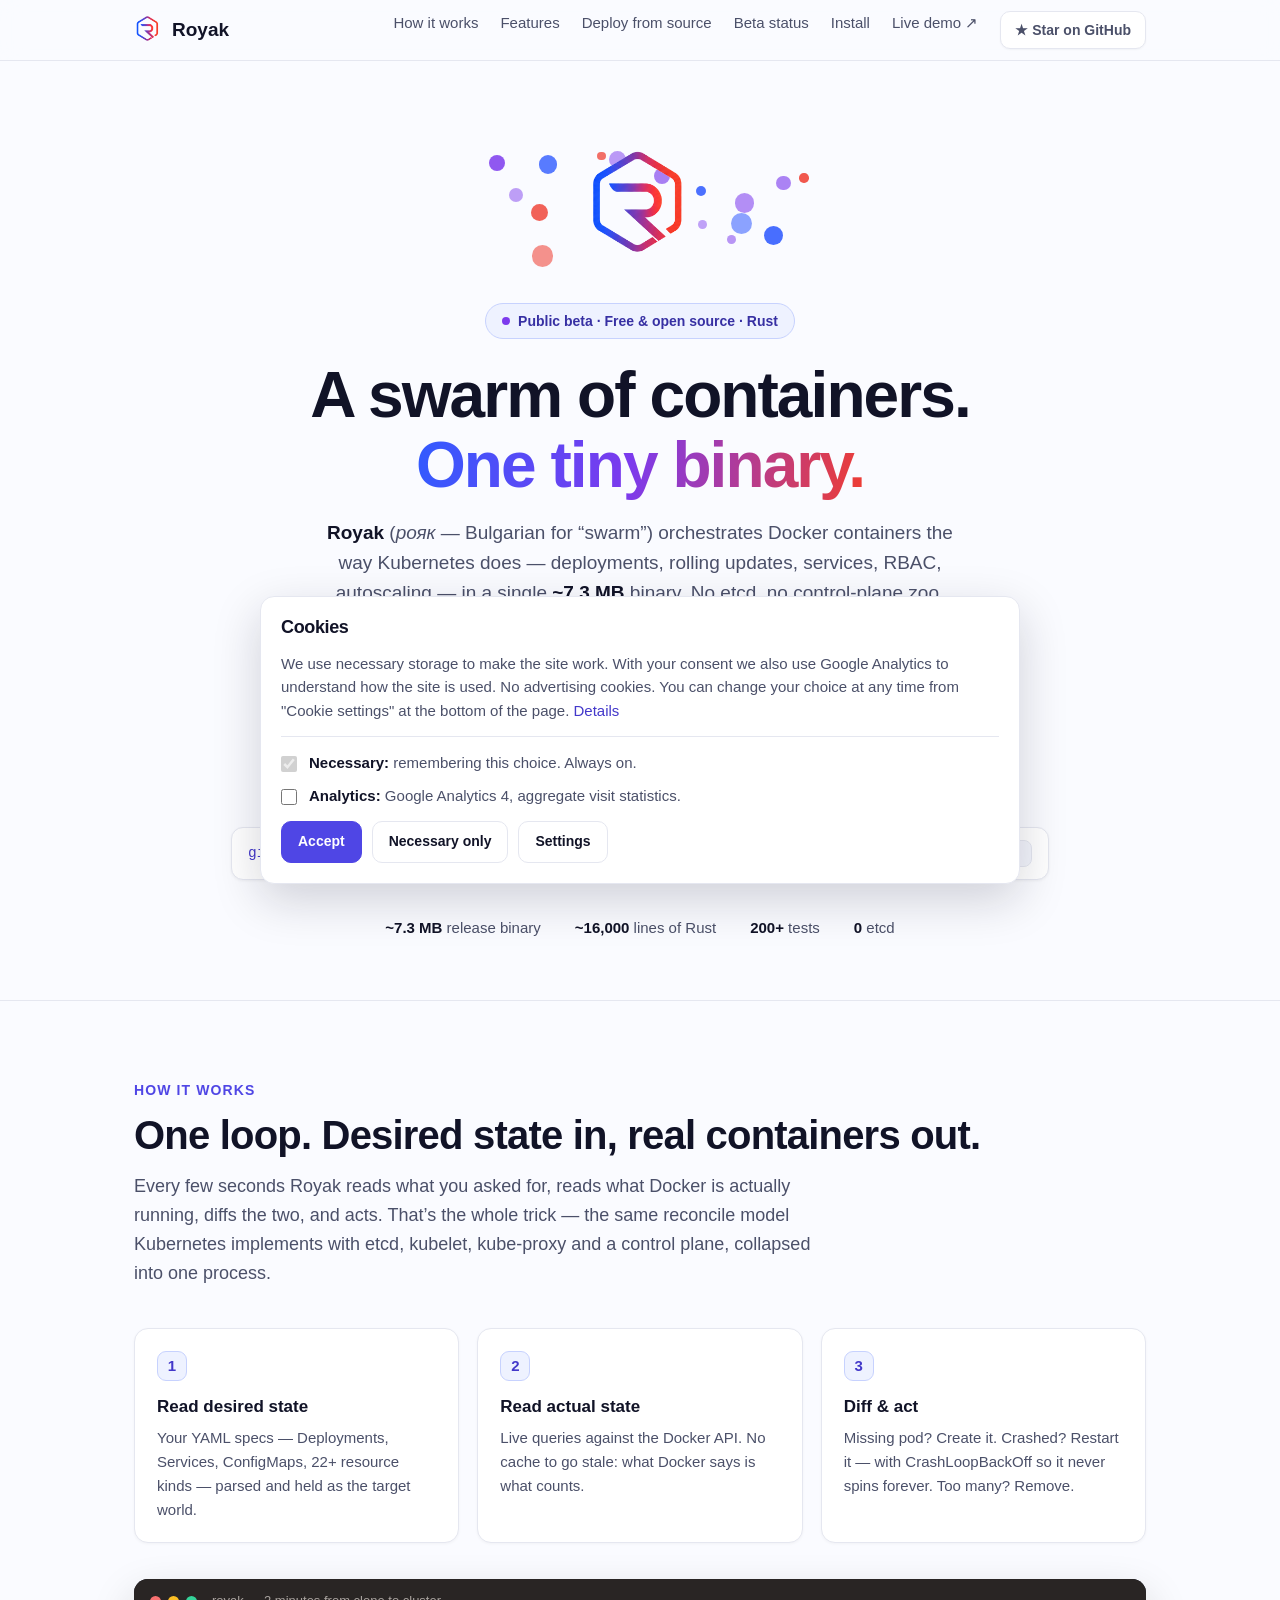
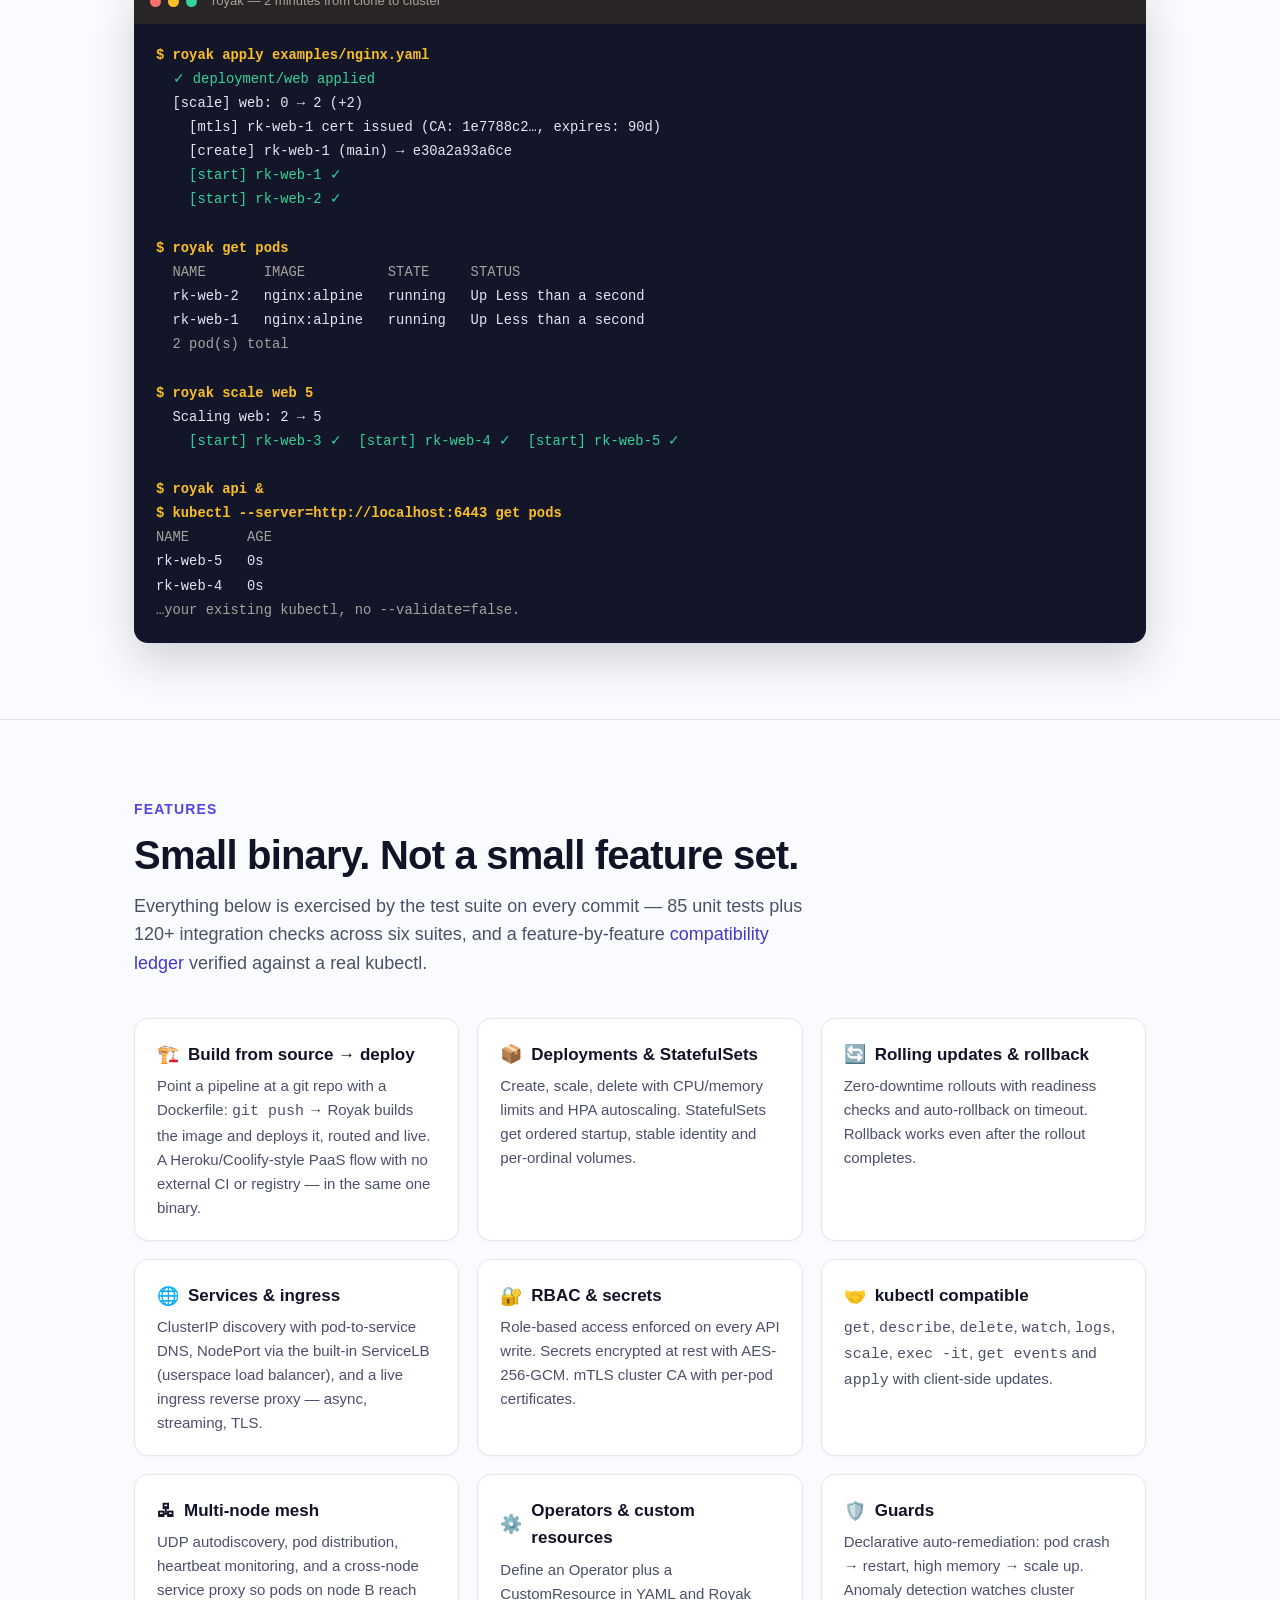
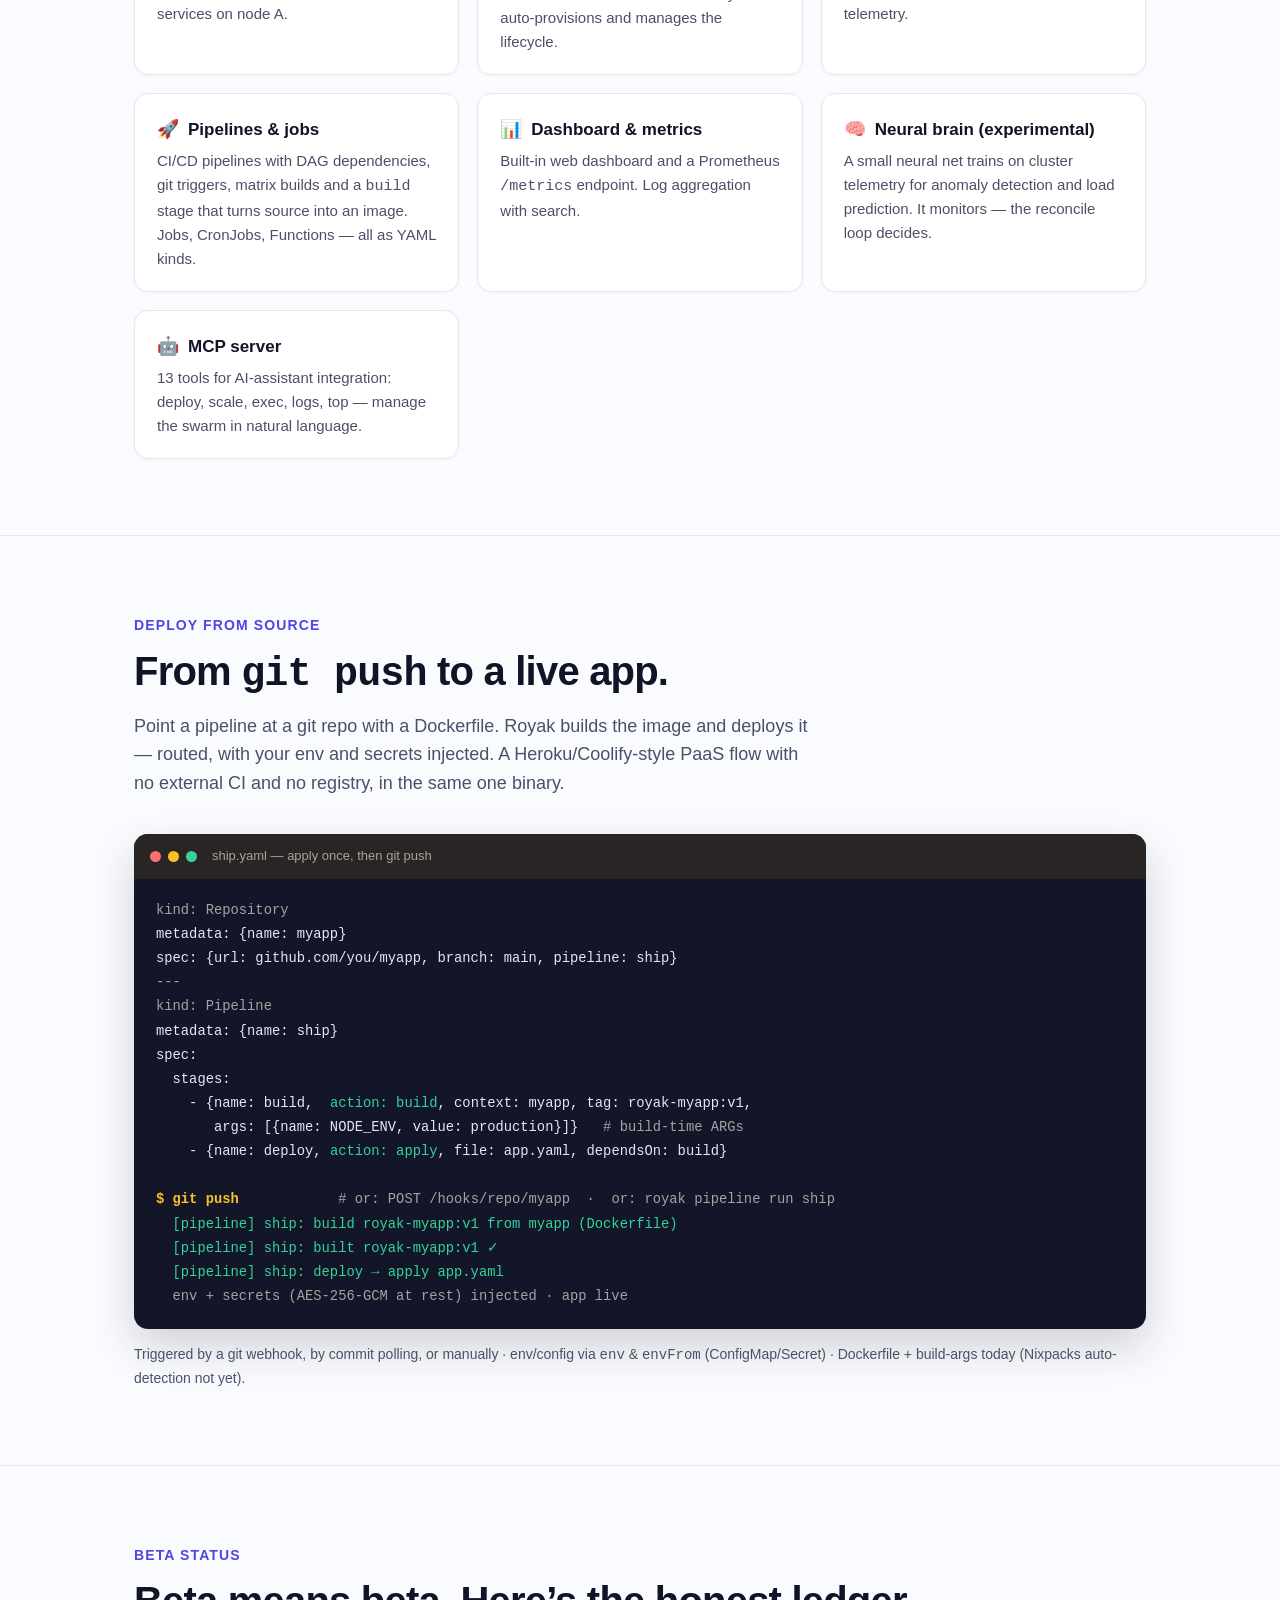
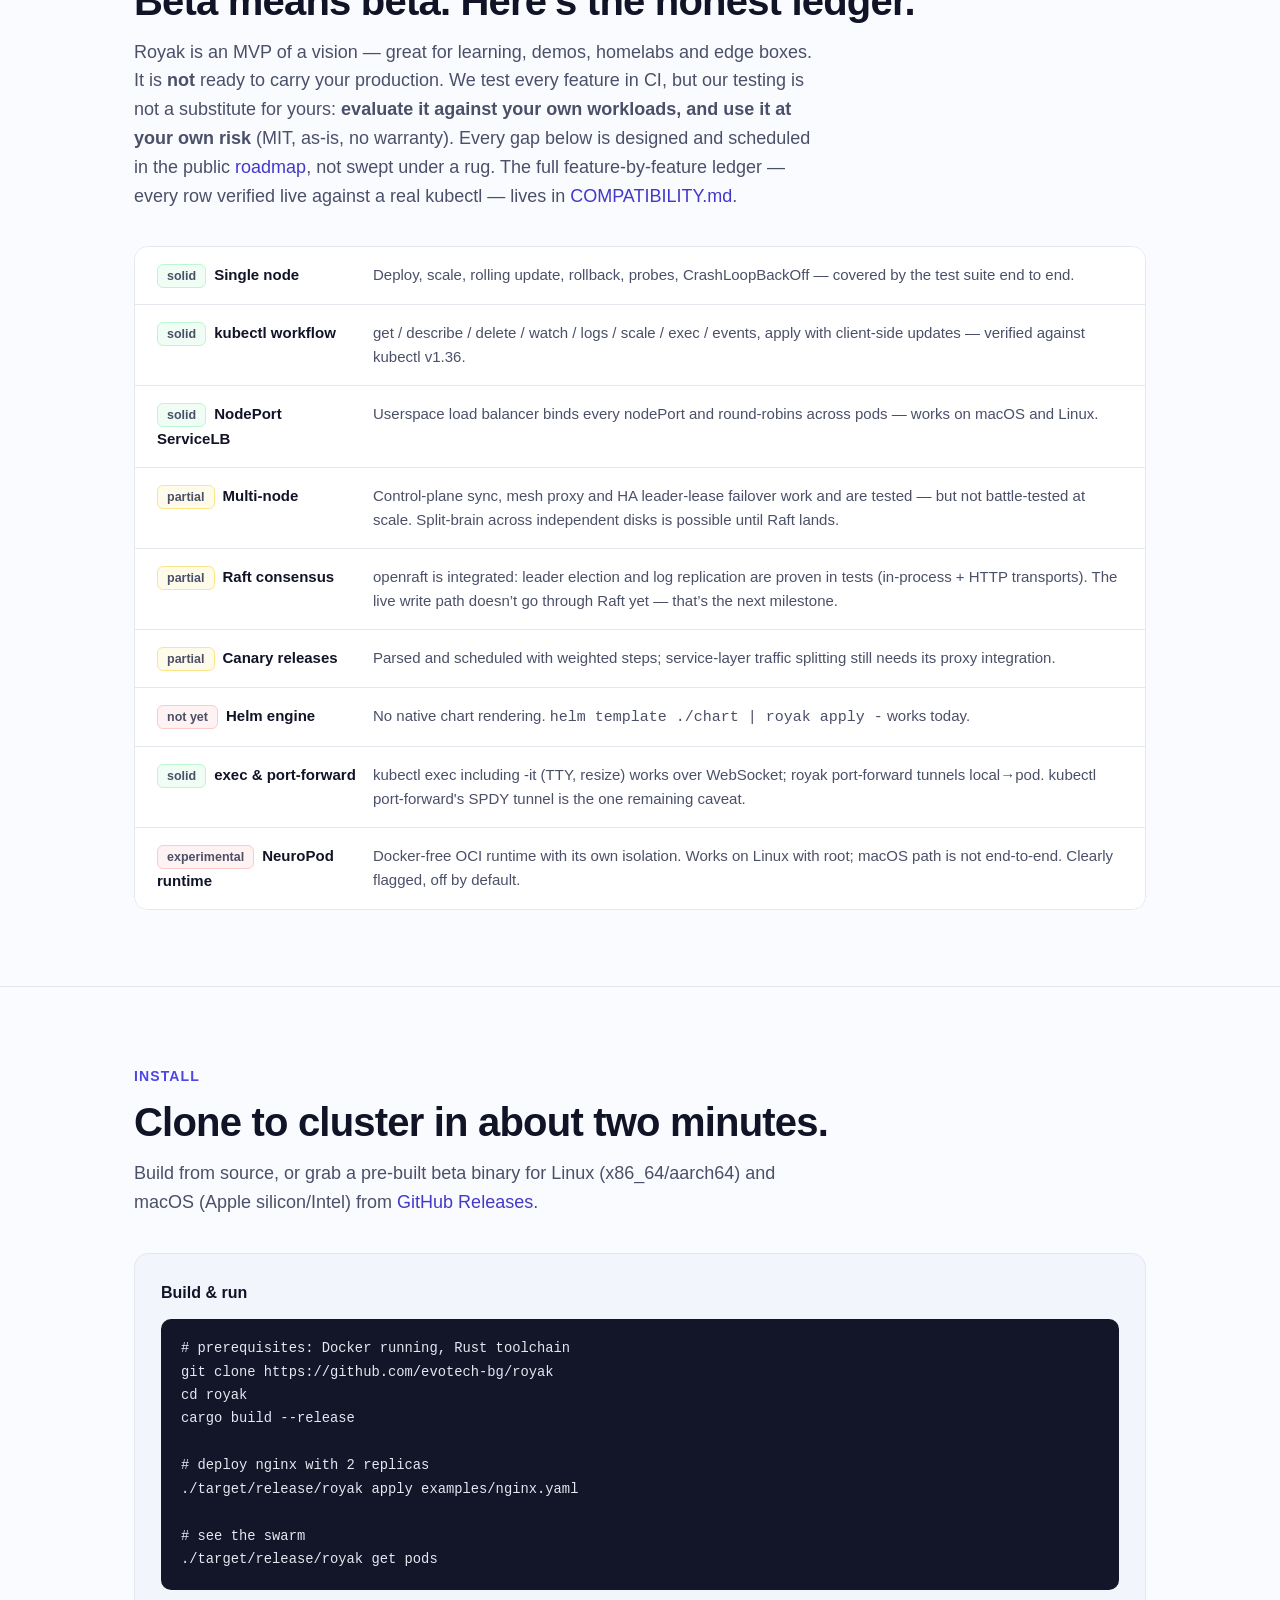
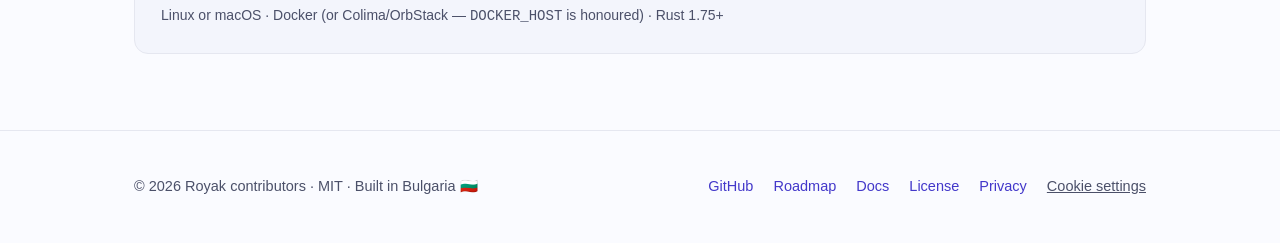
<file: docs/index.html>
<!doctype html>
<html lang="en">
<head>
<meta charset="UTF-8" />
<meta name="viewport" content="width=device-width, initial-scale=1.0" />
<title>Royak — a swarm of containers, one tiny binary</title>
<meta name="description" content="Royak is a container orchestrator in a single ~7.3 MB Rust binary. Deployments, rolling updates, services, RBAC, autoscaling and kubectl compatibility — without a control plane to babysit. Public beta." />
<meta property="og:title" content="Royak — a swarm of containers, one tiny binary" />
<meta property="og:description" content="Kubernetes-style orchestration in a single ~7.3 MB Rust binary. Public beta." />
<link rel="icon" type="image/png" href="./assets/royak-mark.png" />
<meta property="og:image" content="https://evotech-bg.github.io/royak/assets/royak-og.png" />
<style>
:root{
  --bg:#fafbff; --bg2:#f3f5fc; --ink:#111327; --ink2:#4b5069; --ink3:#9aa0b5;
  --line:#e5e7f0; --amber:#4f46e5; --amber2:#4338ca; --honey:#ef3d31;
  --brand-blue:#315bff; --brand-purple:#7c3aed; --brand-red:#ef3d31;
  --card:#ffffff; --term-bg:#131629; --term-ink:#e5e7f0; --ok:#16a34a;
  --radius:14px;
}
*{margin:0;padding:0;box-sizing:border-box}
html{scroll-behavior:smooth}
body{font-family:-apple-system,BlinkMacSystemFont,"Segoe UI",Roboto,Helvetica,Arial,sans-serif;
  background:var(--bg);color:var(--ink);line-height:1.6;-webkit-font-smoothing:antialiased}
a{color:var(--amber2);text-decoration:none}
a:hover{text-decoration:underline}
code,pre,.mono{font-family:ui-monospace,SFMono-Regular,Menlo,Consolas,monospace}
.wrap{max-width:1060px;margin:0 auto;padding:0 24px}

/* ── nav ── */
nav{position:sticky;top:0;z-index:50;background:rgba(250,251,255,.85);backdrop-filter:blur(12px);
  border-bottom:1px solid var(--line)}
.nav-in{display:flex;align-items:center;gap:26px;height:60px}
.brand{display:flex;align-items:center;gap:10px;font-weight:700;font-size:19px;color:var(--ink)}
.brand:hover{text-decoration:none}
.brand svg{width:26px;height:26px}
.nav-links{display:flex;gap:22px;margin-left:auto;font-size:15px}
.nav-links a{color:var(--ink2)}
.nav-links a:hover{color:var(--ink);text-decoration:none}
.gh-btn{display:inline-flex;align-items:center;gap:7px;border:1px solid var(--line);
  border-radius:10px;padding:7px 14px;font-size:14px;font-weight:600;color:var(--ink);
  background:var(--card);box-shadow:0 1px 2px rgba(0,0,0,.04)}
.gh-btn:hover{text-decoration:none;border-color:var(--ink3)}
@media(max-width:720px){.nav-links a:not(.gh-btn){display:none}}

/* ── hero ── */
.hero{text-align:center;padding:72px 0 60px;position:relative;overflow:hidden}
.swarm{position:relative;height:150px;margin:0 auto 20px;width:min(420px,90%)}
.dot{position:absolute;border-radius:50%;background:var(--brand-purple);opacity:.9;
  animation:drift var(--t,9s) ease-in-out infinite alternate}
.dot:nth-child(3n){background:var(--brand-blue)}
.dot:nth-child(4n){background:var(--brand-red)}
.hero-mark{position:absolute;left:50%;top:50%;transform:translate(-50%,-50%);height:132px;z-index:2}
@keyframes drift{
  0%{transform:translate(0,0) scale(1)}
  50%{transform:translate(var(--dx,20px),var(--dy,-14px)) scale(1.12)}
  100%{transform:translate(calc(var(--dx,20px)*-.6),calc(var(--dy,-14px)*-.8)) scale(.95)}
}
@media(prefers-reduced-motion:reduce){.dot{animation:none}}
.badge{display:inline-flex;align-items:center;gap:8px;border:1px solid #c7d2fe;
  background:#eef2ff;color:#3730a3;border-radius:999px;padding:6px 16px;font-size:14px;font-weight:600}
.badge .pulse{width:8px;height:8px;border-radius:50%;background:var(--brand-purple);
  box-shadow:0 0 0 0 rgba(124,58,237,.5);animation:pulse 2s infinite}
@keyframes pulse{70%{box-shadow:0 0 0 8px rgba(124,58,237,0)}100%{box-shadow:0 0 0 0 rgba(124,58,237,0)}}
h1{font-size:clamp(38px,6.5vw,64px);line-height:1.08;letter-spacing:-.03em;font-weight:800;margin:22px 0 18px}
h1 .accent{background:linear-gradient(100deg,var(--brand-blue) 0%,var(--brand-purple) 48%,var(--brand-red) 100%);
  -webkit-background-clip:text;background-clip:text;color:transparent}
.sub{max-width:640px;margin:0 auto 30px;font-size:19px;color:var(--ink2)}
.sub b{color:var(--ink)}
.ctas{display:flex;gap:14px;justify-content:center;flex-wrap:wrap;margin-bottom:26px}
.btn{display:inline-flex;align-items:center;gap:9px;border-radius:12px;padding:13px 26px;
  font-size:16px;font-weight:650;transition:transform .12s ease}
.btn:hover{text-decoration:none;transform:translateY(-1px)}
.btn-primary{background:var(--amber);color:#fff;box-shadow:0 6px 18px rgba(79,70,229,.28)}
.btn-primary:hover{background:var(--amber2)}
.btn-ghost{background:var(--card);color:var(--ink);border:1px solid var(--line)}
.install-line{display:inline-flex;align-items:center;gap:12px;background:var(--card);
  border:1px solid var(--line);border-radius:12px;padding:12px 16px;font-size:14.5px;
  box-shadow:0 1px 3px rgba(0,0,0,.05);max-width:100%;overflow-x:auto}
.install-line code{color:var(--amber2);white-space:nowrap}
.copy-btn{border:1px solid var(--line);background:var(--bg2);border-radius:8px;
  padding:5px 12px;font-size:13px;font-weight:600;cursor:pointer;color:var(--ink2)}
.copy-btn:hover{color:var(--ink)}
.stats{display:flex;gap:10px 34px;justify-content:center;flex-wrap:wrap;margin-top:36px;
  color:var(--ink2);font-size:15px}
.stats b{color:var(--ink)}

/* ── sections ── */
section{padding:76px 0;border-top:1px solid var(--line)}
.kicker{font-size:14px;font-weight:700;letter-spacing:.08em;text-transform:uppercase;color:var(--amber)}
h2{font-size:clamp(28px,4vw,40px);letter-spacing:-.02em;line-height:1.15;margin:10px 0 14px;font-weight:750}
.lead{font-size:18px;color:var(--ink2);max-width:680px}
.grid{display:grid;gap:18px;margin-top:40px}
.g3{grid-template-columns:repeat(3,1fr)}
.g2{grid-template-columns:repeat(2,1fr)}
@media(max-width:860px){.g3{grid-template-columns:repeat(2,1fr)}}
@media(max-width:600px){.g3,.g2{grid-template-columns:1fr}}
.card{background:var(--card);border:1px solid var(--line);border-radius:var(--radius);
  padding:22px 22px 20px;box-shadow:0 1px 3px rgba(0,0,0,.04)}
.card h3{font-size:17px;margin-bottom:6px;display:flex;align-items:center;gap:9px}
.card p{font-size:15px;color:var(--ink2)}
.card .ico{font-size:18px;line-height:1}
.step-num{display:inline-flex;align-items:center;justify-content:center;width:30px;height:30px;
  border-radius:9px;background:#eef2ff;border:1px solid #c7d2fe;color:var(--amber2);
  font-weight:700;font-size:15px;margin-bottom:12px}

/* ── terminal ── */
.term{background:var(--term-bg);border-radius:var(--radius);overflow:hidden;margin-top:36px;
  box-shadow:0 18px 44px rgba(28,25,23,.18)}
.term-bar{display:flex;align-items:center;gap:7px;padding:12px 16px;background:#292524}
.term-bar i{width:11px;height:11px;border-radius:50%;display:block}
.term-bar i:nth-child(1){background:#f87171}.term-bar i:nth-child(2){background:#fbbf24}.term-bar i:nth-child(3){background:#34d399}
.term-bar span{margin-left:8px;color:#a8a29e;font-size:13px}
.term pre{padding:20px 22px;overflow-x:auto;font-size:13.8px;line-height:1.75;color:var(--term-ink)}
.t-cmd{color:#fbbf24;font-weight:600}
.t-dim{color:#a8a29e}
.t-ok{color:#34d399}

/* ── honesty table ── */
.truth{margin-top:36px;border:1px solid var(--line);border-radius:var(--radius);overflow:hidden}
.truth-row{display:grid;grid-template-columns:200px 1fr;gap:16px;padding:16px 22px;
  background:var(--card);border-top:1px solid var(--line);font-size:15px}
.truth-row:first-child{border-top:none}
.truth-row b{color:var(--ink)}
.truth-row span{color:var(--ink2)}
.tag{display:inline-block;border-radius:6px;padding:1px 9px;font-size:12.5px;font-weight:700;margin-right:8px}
.tag-yes{background:#f0fdf4;color:#15803d;border:1px solid #bbf7d0}
.tag-part{background:#fffbeb;color:#b45309;border:1px solid #fde68a}
.tag-no{background:#fef2f2;color:#b91c1c;border:1px solid #fecaca}
@media(max-width:640px){.truth-row{grid-template-columns:1fr;gap:4px}}

/* ── install ── */
.install-block{background:var(--bg2);border:1px solid var(--line);border-radius:var(--radius);
  padding:26px;margin-top:36px}
.install-block pre{background:var(--term-bg);color:var(--term-ink);border-radius:10px;
  padding:18px 20px;font-size:13.8px;line-height:1.7;overflow-x:auto;margin-top:14px}
.req{font-size:14px;color:var(--ink2);margin-top:14px}

/* ── footer ── */
footer{border-top:1px solid var(--line);padding:44px 0 56px;color:var(--ink2);font-size:14.5px}
.foot-in{display:flex;gap:24px;flex-wrap:wrap;align-items:center;justify-content:space-between}
.foot-links{display:flex;gap:20px;flex-wrap:wrap}
/* cookie consent */
.cc{position:fixed;left:0;right:0;bottom:0;z-index:100;padding:0 max(16px,env(safe-area-inset-right,0px)) calc(16px + env(safe-area-inset-bottom,0px)) max(16px,env(safe-area-inset-left,0px))}
.cc-box{max-width:760px;margin:0 auto;background:#fff;color:#111327;border:1px solid #e5e7f0;border-radius:14px;padding:20px;display:grid;gap:14px;box-shadow:0 16px 48px rgba(17,19,39,.18);font-size:15px;line-height:1.55}
.cc-box h2{font-size:18px;margin:0}
.cc-box p{margin:0;color:#4b5069}
.cc-box a{color:#4338ca}
.cc-actions{display:flex;flex-wrap:wrap;gap:10px}
.cc-actions button{font:inherit;font-size:14px;font-weight:600;border-radius:10px;padding:9px 16px;cursor:pointer;border:1px solid #e5e7f0;background:#fff;color:#111327}
.cc-actions button.primary{background:#4f46e5;border-color:#4f46e5;color:#fff}
.cc-actions button:focus-visible,.cc-opt input:focus-visible,.cc-link:focus-visible{outline:2px solid #4f46e5;outline-offset:2px}
.cc-prefs{display:grid;gap:10px;border-top:1px solid #e5e7f0;padding-top:14px}
.cc-opt{display:flex;gap:12px;align-items:flex-start;color:#4b5069}
.cc-opt input{margin-top:5px;accent-color:#4f46e5;width:16px;height:16px}
.cc-opt b{color:#111327}
.cc-link{background:none;border:0;padding:0;font:inherit;color:inherit;text-decoration:underline;cursor:pointer}
</style>
<script>
// Consent Mode v2: everything denied until the visitor chooses; gtag.js loads only after "analytics" consent.
window.dataLayer=window.dataLayer||[];function gtag(){dataLayer.push(arguments);}
gtag('consent','default',{ad_storage:'denied',ad_user_data:'denied',ad_personalization:'denied',analytics_storage:'denied',functionality_storage:'granted',security_storage:'granted',wait_for_update:500});
window.GA_ID='G-0N668G2F56'; /* GA4 property royak.io (Evo Tech account) */
</script>
</head>
<body id="top">

<nav>
  <div class="wrap nav-in">
    <a class="brand" href="#top">
      <img src="./assets/royak-mark.png" alt="" width="28" style="height:auto" />
      Royak
    </a>
    <div class="nav-links">
      <a href="#how">How it works</a>
      <a href="#features">Features</a>
      <a href="#deploy">Deploy from source</a>
      <a href="#beta">Beta status</a>
      <a href="#install">Install</a>
      <a href="https://demo.royak.io" target="_blank" rel="noopener">Live demo&nbsp;↗</a>
      <a class="gh-btn" href="https://github.com/evotech-bg/royak">★ Star on GitHub</a>
    </div>
  </div>
</nav>

<header class="hero">
  <div class="wrap">
    <div class="swarm" id="swarm" aria-hidden="true"><img class="hero-mark" src="./assets/royak-mark.png" alt="" /></div>
    <span class="badge"><span class="pulse"></span> Public beta · Free &amp; open source · Rust</span>
    <h1>A swarm of containers.<br /><span class="accent">One tiny binary.</span></h1>
    <p class="sub"><b>Royak</b> (<i>рояк</i> — Bulgarian for “swarm”) orchestrates Docker containers the way
    Kubernetes does — deployments, rolling updates, services, RBAC, autoscaling — in a single
    <b>~7.3&nbsp;MB</b> binary. No etcd, no control-plane zoo, nothing to babysit.</p>
    <div class="ctas">
      <a class="btn btn-primary" href="https://demo.royak.io" target="_blank" rel="noopener">▶ Watch the live cluster</a>
      <a class="btn btn-ghost" href="https://github.com/evotech-bg/royak">View on GitHub</a>
      <a class="btn btn-ghost" href="#install">Install from source</a>
    </div>
    <p class="sub" style="margin-top:14px;font-size:15px"><b>demo.royak.io</b> — a real 2-node Royak cluster running
      this very stack: a chaos monkey kills a pod every&nbsp;~20s and you watch it self-heal, live.</p>
    <div class="install-line">
      <code id="install-cmd">git clone https://github.com/evotech-bg/royak && cd royak && cargo build --release</code>
      <button class="copy-btn" onclick="copyCmd()" id="copybtn">Copy</button>
    </div>
    <div class="stats">
      <span><b>~7.3 MB</b> release binary</span>
      <span><b>~16,000</b> lines of Rust</span>
      <span><b>200+</b> tests</span>
      <span><b>0</b> etcd</span>
    </div>
  </div>
</header>

<section id="how">
  <div class="wrap">
    <span class="kicker">How it works</span>
    <h2>One loop. Desired state in, real containers out.</h2>
    <p class="lead">Every few seconds Royak reads what you asked for, reads what Docker is actually
    running, diffs the two, and acts. That’s the whole trick — the same reconcile model Kubernetes
    implements with etcd, kubelet, kube-proxy and a control plane, collapsed into one process.</p>
    <div class="grid g3">
      <div class="card"><span class="step-num">1</span><h3>Read desired state</h3><p>Your YAML specs — Deployments, Services, ConfigMaps, 22+ resource kinds — parsed and held as the target world.</p></div>
      <div class="card"><span class="step-num">2</span><h3>Read actual state</h3><p>Live queries against the Docker API. No cache to go stale: what Docker says is what counts.</p></div>
      <div class="card"><span class="step-num">3</span><h3>Diff &amp; act</h3><p>Missing pod? Create it. Crashed? Restart it — with CrashLoopBackOff so it never spins forever. Too many? Remove.</p></div>
    </div>
    <div class="term">
      <div class="term-bar"><i></i><i></i><i></i><span>royak — 2 minutes from clone to cluster</span></div>
      <pre><span class="t-cmd">$ royak apply examples/nginx.yaml</span>
<span class="t-ok">  ✓ deployment/web applied</span>
  [scale] web: 0 → 2 (+2)
    [mtls] rk-web-1 cert issued (CA: 1e7788c2…, expires: 90d)
    [create] rk-web-1 (main) → e30a2a93a6ce
<span class="t-ok">    [start] rk-web-1 ✓</span>
<span class="t-ok">    [start] rk-web-2 ✓</span>

<span class="t-cmd">$ royak get pods</span>
<span class="t-dim">  NAME       IMAGE          STATE     STATUS</span>
  rk-web-2   nginx:alpine   running   Up Less than a second
  rk-web-1   nginx:alpine   running   Up Less than a second
<span class="t-dim">  2 pod(s) total</span>

<span class="t-cmd">$ royak scale web 5</span>
  Scaling web: 2 → 5
<span class="t-ok">    [start] rk-web-3 ✓  [start] rk-web-4 ✓  [start] rk-web-5 ✓</span>

<span class="t-cmd">$ royak api &amp;</span>
<span class="t-cmd">$ kubectl --server=http://localhost:6443 get pods</span>
<span class="t-dim">NAME       AGE</span>
rk-web-5   0s
rk-web-4   0s
<span class="t-dim">…your existing kubectl, no --validate=false.</span></pre>
    </div>
  </div>
</section>

<section id="features">
  <div class="wrap">
    <span class="kicker">Features</span>
    <h2>Small binary. Not a small feature set.</h2>
    <p class="lead">Everything below is exercised by the test suite on every commit — 85 unit tests
    plus 120+ integration checks across six suites, and a feature-by-feature
    <a href="https://github.com/evotech-bg/royak/blob/main/COMPATIBILITY.md">compatibility ledger</a>
    verified against a real kubectl.</p>
    <div class="grid g3">
      <div class="card"><h3><span class="ico">🏗️</span>Build from source → deploy</h3><p>Point a pipeline at a git repo with a Dockerfile: <code>git push</code> → Royak builds the image and deploys it, routed and live. A Heroku/Coolify-style PaaS flow with no external CI or registry — in the same one binary.</p></div>
      <div class="card"><h3><span class="ico">📦</span>Deployments &amp; StatefulSets</h3><p>Create, scale, delete with CPU/memory limits and HPA autoscaling. StatefulSets get ordered startup, stable identity and per-ordinal volumes.</p></div>
      <div class="card"><h3><span class="ico">🔄</span>Rolling updates &amp; rollback</h3><p>Zero-downtime rollouts with readiness checks and auto-rollback on timeout. Rollback works even after the rollout completes.</p></div>
      <div class="card"><h3><span class="ico">🌐</span>Services &amp; ingress</h3><p>ClusterIP discovery with pod-to-service DNS, NodePort via the built-in ServiceLB (userspace load balancer), and a live ingress reverse proxy — async, streaming, TLS.</p></div>
      <div class="card"><h3><span class="ico">🔐</span>RBAC &amp; secrets</h3><p>Role-based access enforced on every API write. Secrets encrypted at rest with AES-256-GCM. mTLS cluster CA with per-pod certificates.</p></div>
      <div class="card"><h3><span class="ico">🤝</span>kubectl compatible</h3><p><code>get</code>, <code>describe</code>, <code>delete</code>, <code>watch</code>, <code>logs</code>, <code>scale</code>, <code>exec -it</code>, <code>get events</code> and <code>apply</code> with client-side updates.</p></div>
      <div class="card"><h3><span class="ico">🖧</span>Multi-node mesh</h3><p>UDP autodiscovery, pod distribution, heartbeat monitoring, and a cross-node service proxy so pods on node B reach services on node A.</p></div>
      <div class="card"><h3><span class="ico">⚙️</span>Operators &amp; custom resources</h3><p>Define an Operator plus a CustomResource in YAML and Royak auto-provisions and manages the lifecycle.</p></div>
      <div class="card"><h3><span class="ico">🛡️</span>Guards</h3><p>Declarative auto-remediation: pod crash → restart, high memory → scale up. Anomaly detection watches cluster telemetry.</p></div>
      <div class="card"><h3><span class="ico">🚀</span>Pipelines &amp; jobs</h3><p>CI/CD pipelines with DAG dependencies, git triggers, matrix builds and a <code>build</code> stage that turns source into an image. Jobs, CronJobs, Functions — all as YAML kinds.</p></div>
      <div class="card"><h3><span class="ico">📊</span>Dashboard &amp; metrics</h3><p>Built-in web dashboard and a Prometheus <code>/metrics</code> endpoint. Log aggregation with search.</p></div>
      <div class="card"><h3><span class="ico">🧠</span>Neural brain (experimental)</h3><p>A small neural net trains on cluster telemetry for anomaly detection and load prediction. It monitors — the reconcile loop decides.</p></div>
      <div class="card"><h3><span class="ico">🤖</span>MCP server</h3><p>13 tools for AI-assistant integration: deploy, scale, exec, logs, top — manage the swarm in natural language.</p></div>
    </div>
  </div>
</section>

<section id="deploy">
  <div class="wrap">
    <span class="kicker">Deploy from source</span>
    <h2>From <code>git push</code> to a live app.</h2>
    <p class="lead">Point a pipeline at a git repo with a Dockerfile. Royak builds the image and
    deploys it — routed, with your env and secrets injected. A Heroku/Coolify-style PaaS flow with
    no external CI and no registry, in the same one binary.</p>
    <div class="term">
      <div class="term-bar"><i></i><i></i><i></i><span>ship.yaml — apply once, then git push</span></div>
      <pre><span class="t-dim">kind: Repository</span>
metadata: {name: myapp}
spec: {url: github.com/you/myapp, branch: main, pipeline: ship}
<span class="t-dim">---
kind: Pipeline</span>
metadata: {name: ship}
spec:
  stages:
    - {name: build,  <span class="t-ok">action: build</span>, context: myapp, tag: royak-myapp:v1,
       args: [{name: NODE_ENV, value: production}]}   <span class="t-dim"># build-time ARGs</span>
    - {name: deploy, <span class="t-ok">action: apply</span>, file: app.yaml, dependsOn: build}

<span class="t-cmd">$ git push</span>            <span class="t-dim"># or: POST /hooks/repo/myapp  ·  or: royak pipeline run ship</span>
<span class="t-ok">  [pipeline] ship: build royak-myapp:v1 from myapp (Dockerfile)</span>
<span class="t-ok">  [pipeline] ship: built royak-myapp:v1 ✓</span>
<span class="t-ok">  [pipeline] ship: deploy → apply app.yaml</span>
<span class="t-dim">  env + secrets (AES-256-GCM at rest) injected · app live</span></pre>
    </div>
    <p class="req">Triggered by a git webhook, by commit polling, or manually · env/config via
    <code>env</code> &amp; <code>envFrom</code> (ConfigMap/Secret) · Dockerfile + build-args today
    (Nixpacks auto-detection not yet).</p>
  </div>
</section>

<section id="beta">
  <div class="wrap">
    <span class="kicker">Beta status</span>
    <h2>Beta means beta. Here’s the honest ledger.</h2>
    <p class="lead">Royak is an MVP of a vision — great for learning, demos, homelabs and edge boxes.
    It is <b>not</b> ready to carry your production. We test every feature in CI, but our testing is
    not a substitute for yours: <b>evaluate it against your own workloads, and use it at your own
    risk</b> (MIT, as-is, no warranty). Every gap below is designed and scheduled in the public
    <a href="https://github.com/evotech-bg/royak/blob/main/ROADMAP.md">roadmap</a>, not swept under a rug.
    The full feature-by-feature ledger — every row verified live against a real kubectl — lives in
    <a href="https://github.com/evotech-bg/royak/blob/main/COMPATIBILITY.md">COMPATIBILITY.md</a>.</p>
    <div class="truth">
      <div class="truth-row"><b><span class="tag tag-yes">solid</span>Single node</b><span>Deploy, scale, rolling update, rollback, probes, CrashLoopBackOff — covered by the test suite end to end.</span></div>
      <div class="truth-row"><b><span class="tag tag-yes">solid</span>kubectl workflow</b><span>get / describe / delete / watch / logs / scale / exec / events, apply with client-side updates — verified against kubectl v1.36.</span></div>
      <div class="truth-row"><b><span class="tag tag-yes">solid</span>NodePort ServiceLB</b><span>Userspace load balancer binds every nodePort and round-robins across pods — works on macOS and Linux.</span></div>
      <div class="truth-row"><b><span class="tag tag-part">partial</span>Multi-node</b><span>Control-plane sync, mesh proxy and HA leader-lease failover work and are tested — but not battle-tested at scale. Split-brain across independent disks is possible until Raft lands.</span></div>
      <div class="truth-row"><b><span class="tag tag-part">partial</span>Raft consensus</b><span>openraft is integrated: leader election and log replication are proven in tests (in-process + HTTP transports). The live write path doesn’t go through Raft yet — that’s the next milestone.</span></div>
      <div class="truth-row"><b><span class="tag tag-part">partial</span>Canary releases</b><span>Parsed and scheduled with weighted steps; service-layer traffic splitting still needs its proxy integration.</span></div>
      <div class="truth-row"><b><span class="tag tag-no">not yet</span>Helm engine</b><span>No native chart rendering. <code>helm template ./chart | royak apply -</code> works today.</span></div>
      <div class="truth-row"><b><span class="tag tag-yes">solid</span>exec &amp; port-forward</b><span>kubectl exec including -it (TTY, resize) works over WebSocket; royak port-forward tunnels local→pod. kubectl port-forward's SPDY tunnel is the one remaining caveat.</span></div>
      <div class="truth-row"><b><span class="tag tag-no">experimental</span>NeuroPod runtime</b><span>Docker-free OCI runtime with its own isolation. Works on Linux with root; macOS path is not end-to-end. Clearly flagged, off by default.</span></div>
    </div>
  </div>
</section>

<section id="install">
  <div class="wrap">
    <span class="kicker">Install</span>
    <h2>Clone to cluster in about two minutes.</h2>
    <p class="lead">Build from source, or grab a pre-built beta binary for Linux (x86_64/aarch64) and
    macOS (Apple silicon/Intel) from
    <a href="https://github.com/evotech-bg/royak/releases">GitHub Releases</a>.</p>
    <div class="install-block">
      <b>Build &amp; run</b>
      <pre># prerequisites: Docker running, Rust toolchain
git clone https://github.com/evotech-bg/royak
cd royak
cargo build --release

# deploy nginx with 2 replicas
./target/release/royak apply examples/nginx.yaml

# see the swarm
./target/release/royak get pods</pre>
      <p class="req">Linux or macOS · Docker (or Colima/OrbStack — <code>DOCKER_HOST</code> is honoured) · Rust 1.75+</p>
    </div>
  </div>
</section>

<footer>
  <div class="wrap foot-in">
    <span>© 2026 Royak contributors · MIT · Built in Bulgaria 🇧🇬</span>
    <div class="foot-links">
      <a href="https://github.com/evotech-bg/royak">GitHub</a>
      <a href="https://github.com/evotech-bg/royak/blob/main/ROADMAP.md">Roadmap</a>
      <a href="https://github.com/evotech-bg/royak/blob/main/README.md">Docs</a>
      <a href="https://github.com/evotech-bg/royak/blob/main/LICENSE">License</a>
      <a href="privacy.html">Privacy</a>
      <button type="button" class="cc-link" data-cc-open>Cookie settings</button>
    </div>
  </div>
</footer>

<script>
// hero swarm — a loose cluster of drifting dots
(function(){
  const s = document.getElementById('swarm');
  const N = 16;
  for (let i = 0; i < N; i++){
    const d = document.createElement('span');
    d.className = 'dot';
    const size = 6 + Math.random()*16;
    d.style.width = d.style.height = size + 'px';
    d.style.left = (12 + Math.random()*76) + '%';
    d.style.top  = (10 + Math.random()*70) + '%';
    d.style.setProperty('--dx', (Math.random()*56 - 28) + 'px');
    d.style.setProperty('--dy', (Math.random()*40 - 20) + 'px');
    d.style.setProperty('--t', (6 + Math.random()*7) + 's');
    d.style.animationDelay = (-Math.random()*8) + 's';
    d.style.opacity = .45 + Math.random()*.5;
    s.appendChild(d);
  }
})();
function copyCmd(){
  navigator.clipboard.writeText(document.getElementById('install-cmd').textContent).then(()=>{
    const b = document.getElementById('copybtn');
    b.textContent = 'Copied!';
    setTimeout(()=>{ b.textContent = 'Copy'; }, 1600);
  });
}
</script>
<div class="cc" id="cc" role="dialog" aria-modal="false" aria-labelledby="cc-title" hidden>
  <div class="cc-box">
    <h2 id="cc-title">Cookies</h2>
    <p>We use necessary storage to make the site work. With your consent we also use Google Analytics to understand how the site is used. No advertising cookies. You can change your choice at any time from "Cookie settings" at the bottom of the page. <a href="privacy.html">Details</a></p>
    <div class="cc-prefs" id="cc-prefs" hidden>
      <label class="cc-opt"><input type="checkbox" checked disabled><span><b>Necessary:</b> remembering this choice. Always on.</span></label>
      <label class="cc-opt"><input type="checkbox" id="cc-analytics"><span><b>Analytics:</b> Google Analytics 4, aggregate visit statistics.</span></label>
    </div>
    <div class="cc-actions">
      <button type="button" class="primary" id="cc-accept">Accept</button>
      <button type="button" id="cc-reject">Necessary only</button>
      <button type="button" id="cc-custom">Settings</button>
      <button type="button" id="cc-save" hidden>Save choice</button>
    </div>
  </div>
</div>
<script>
// Cookie consent: Consent Mode v2; gtag.js loads only after analytics consent. Choice kept in localStorage "royak-consent-v1".
(function () {
  var KEY = 'royak-consent-v1', cc = document.getElementById('cc'), prefs = document.getElementById('cc-prefs'),
      box = document.getElementById('cc-analytics'), save = document.getElementById('cc-save'), loaded = false;
  function store(v) { try { if (v !== undefined) localStorage.setItem(KEY, v); return localStorage.getItem(KEY); } catch (e) { return null; } }
  function loadGA() {
    var id = window.GA_ID; if (loaded || !id) return; loaded = true;
    var s = document.createElement('script'); s.async = true; s.src = 'https://www.googletagmanager.com/gtag/js?id=' + encodeURIComponent(id);
    document.head.appendChild(s); gtag('js', new Date()); gtag('config', id);
  }
  function apply(a) {
    gtag('consent', 'update', { analytics_storage: a ? 'granted' : 'denied', ad_storage: 'denied', ad_user_data: 'denied', ad_personalization: 'denied' });
    // After a withdrawal gtag.js stays on the page; this official flag stops it sending anything.
    window['ga-disable-' + window.GA_ID] = !a;
    if (a) loadGA();
  }
  function choose(a) {
    store(JSON.stringify({ analytics: !!a, ts: new Date().toISOString() }));
    apply(a); cc.hidden = true;
    if (!a) document.cookie.split(';').forEach(function (c) { var n = c.split('=')[0].trim(); if (/^_ga/.test(n))
      ['', '; domain=.' + location.hostname, '; domain=.royak.io'].forEach(function (d) { document.cookie = n + '=; Max-Age=0; path=/' + d; }); });
  }
  function open(p) { cc.hidden = false; prefs.hidden = !p; save.hidden = !p; }
  var saved = null; try { saved = JSON.parse(store() || 'null'); } catch (e) {}
  if (saved) { box.checked = !!saved.analytics; apply(!!saved.analytics); } else open(false);
  document.getElementById('cc-accept').onclick = function () { box.checked = true; choose(true); };
  document.getElementById('cc-reject').onclick = function () { box.checked = false; choose(false); };
  document.getElementById('cc-custom').onclick = function () { open(true); };
  save.onclick = function () { choose(box.checked); };
  document.querySelectorAll('[data-cc-open]').forEach(function (b) { b.onclick = function () { open(true); }; });
})();
</script>
</body>
</html>
</file>
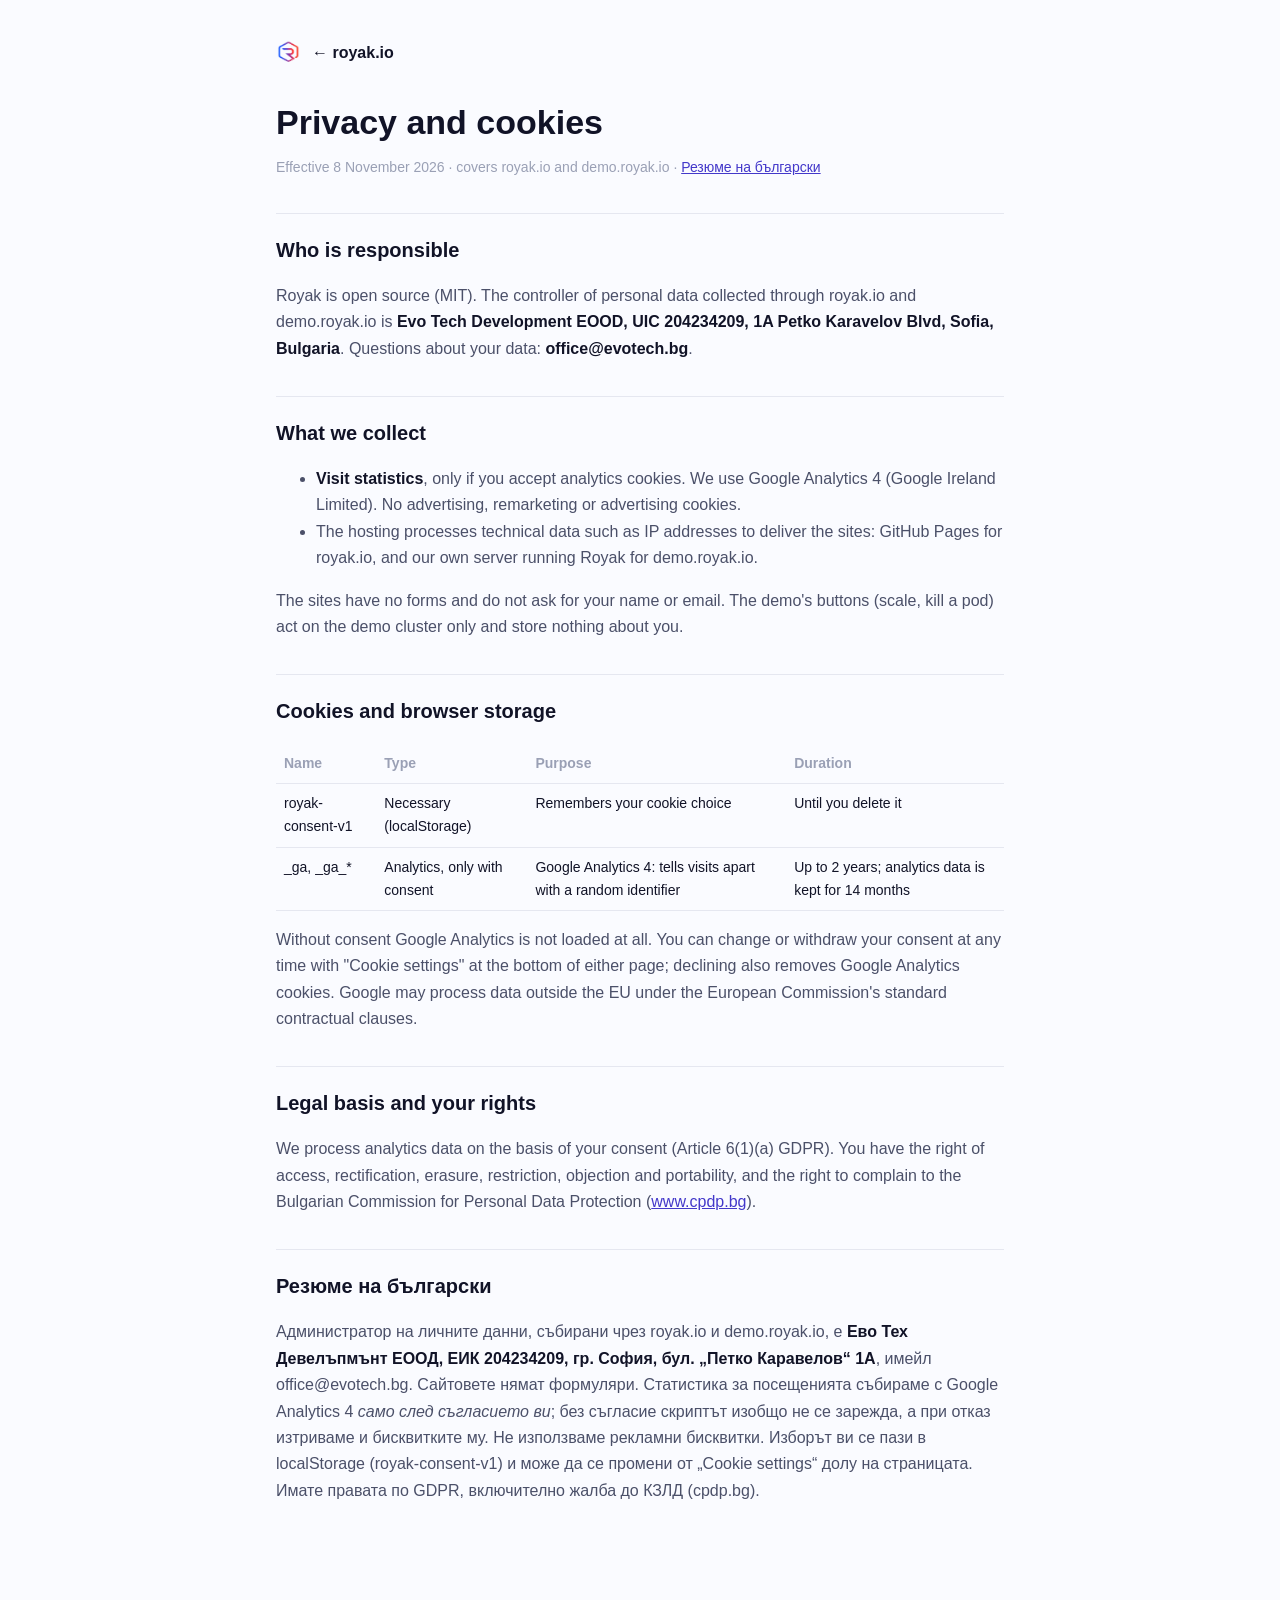
<file: docs/privacy.html>
<!doctype html>
<html lang="en">
<head>
<meta charset="utf-8" />
<meta name="viewport" content="width=device-width, initial-scale=1" />
<title>Privacy and cookies · Royak</title>
<link rel="canonical" href="https://royak.io/privacy.html" />
<link rel="icon" type="image/png" href="./assets/royak-mark.png" />
<style>
:root{--bg:#fafbff;--ink:#111327;--ink2:#4b5069;--ink3:#9aa0b5;--line:#e5e7f0;--accent:#4338ca}
*{box-sizing:border-box}
body{margin:0;background:var(--bg);color:var(--ink);font:16px/1.65 -apple-system,BlinkMacSystemFont,"Segoe UI",Roboto,Helvetica,Arial,sans-serif;-webkit-font-smoothing:antialiased}
.wrap{max-width:760px;margin:0 auto;padding:40px max(16px,env(safe-area-inset-right,0px)) 80px max(16px,env(safe-area-inset-left,0px))}
a{color:var(--accent)}
.back{display:inline-flex;align-items:center;gap:10px;font-weight:700;color:var(--ink);text-decoration:none}
.back img{width:26px;height:26px}
h1{font-size:34px;line-height:1.15;margin:28px 0 6px;text-wrap:balance}
h2{font-size:20px;margin:34px 0 8px;padding-top:20px;border-top:1px solid var(--line)}
p,li{color:var(--ink2)}
strong{color:var(--ink)}
.muted{color:var(--ink3);font-size:14px}
.scroll{overflow-x:auto}
table{width:100%;border-collapse:collapse;font-size:14px;margin-top:8px}
th,td{text-align:left;padding:8px;border-bottom:1px solid var(--line);vertical-align:top}
th{color:var(--ink3);font-weight:600}
</style>
</head>
<body>
<div class="wrap">
  <a class="back" href="./"><img src="./assets/royak-mark.png" alt="" /> ← royak.io</a>
  <h1>Privacy and cookies</h1>
  <p class="muted">Effective 8 November 2026 · covers royak.io and demo.royak.io · <a href="#bg">Резюме на български</a></p>

  <h2>Who is responsible</h2>
  <p>Royak is open source (MIT). The controller of personal data collected through royak.io and demo.royak.io is <strong>Evo Tech Development EOOD, UIC 204234209, 1A Petko Karavelov Blvd, Sofia, Bulgaria</strong>. Questions about your data: <strong>office@evotech.bg</strong>.</p>

  <h2>What we collect</h2>
  <ul>
    <li><strong>Visit statistics</strong>, only if you accept analytics cookies. We use Google Analytics 4 (Google Ireland Limited). No advertising, remarketing or advertising cookies.</li>
    <li>The hosting processes technical data such as IP addresses to deliver the sites: GitHub Pages for royak.io, and our own server running Royak for demo.royak.io.</li>
  </ul>
  <p>The sites have no forms and do not ask for your name or email. The demo's buttons (scale, kill a pod) act on the demo cluster only and store nothing about you.</p>

  <h2>Cookies and browser storage</h2>
  <div class="scroll">
  <table>
    <tr><th>Name</th><th>Type</th><th>Purpose</th><th>Duration</th></tr>
    <tr><td>royak-consent-v1</td><td>Necessary (localStorage)</td><td>Remembers your cookie choice</td><td>Until you delete it</td></tr>
    <tr><td>_ga, _ga_*</td><td>Analytics, only with consent</td><td>Google Analytics 4: tells visits apart with a random identifier</td><td>Up to 2 years; analytics data is kept for 14 months</td></tr>
  </table>
  </div>
  <p>Without consent Google Analytics is not loaded at all. You can change or withdraw your consent at any time with "Cookie settings" at the bottom of either page; declining also removes Google Analytics cookies. Google may process data outside the EU under the European Commission's standard contractual clauses.</p>

  <h2>Legal basis and your rights</h2>
  <p>We process analytics data on the basis of your consent (Article 6(1)(a) GDPR). You have the right of access, rectification, erasure, restriction, objection and portability, and the right to complain to the Bulgarian Commission for Personal Data Protection (<a href="https://www.cpdp.bg">www.cpdp.bg</a>).</p>

  <h2 id="bg" lang="bg">Резюме на български</h2>
  <p lang="bg">Администратор на личните данни, събирани чрез royak.io и demo.royak.io, е <strong>Ево Тех Девелъпмънт ЕООД, ЕИК 204234209, гр. София, бул. „Петко Каравелов“ 1А</strong>, имейл office@evotech.bg. Сайтовете нямат формуляри. Статистика за посещенията събираме с Google Analytics 4 <em>само след съгласието ви</em>; без съгласие скриптът изобщо не се зарежда, а при отказ изтриваме и бисквитките му. Не използваме рекламни бисквитки. Изборът ви се пази в localStorage (royak-consent-v1) и може да се промени от „Cookie settings“ долу на страницата. Имате правата по GDPR, включително жалба до КЗЛД (cpdp.bg).</p>
</div>
</body>
</html>
</file>
